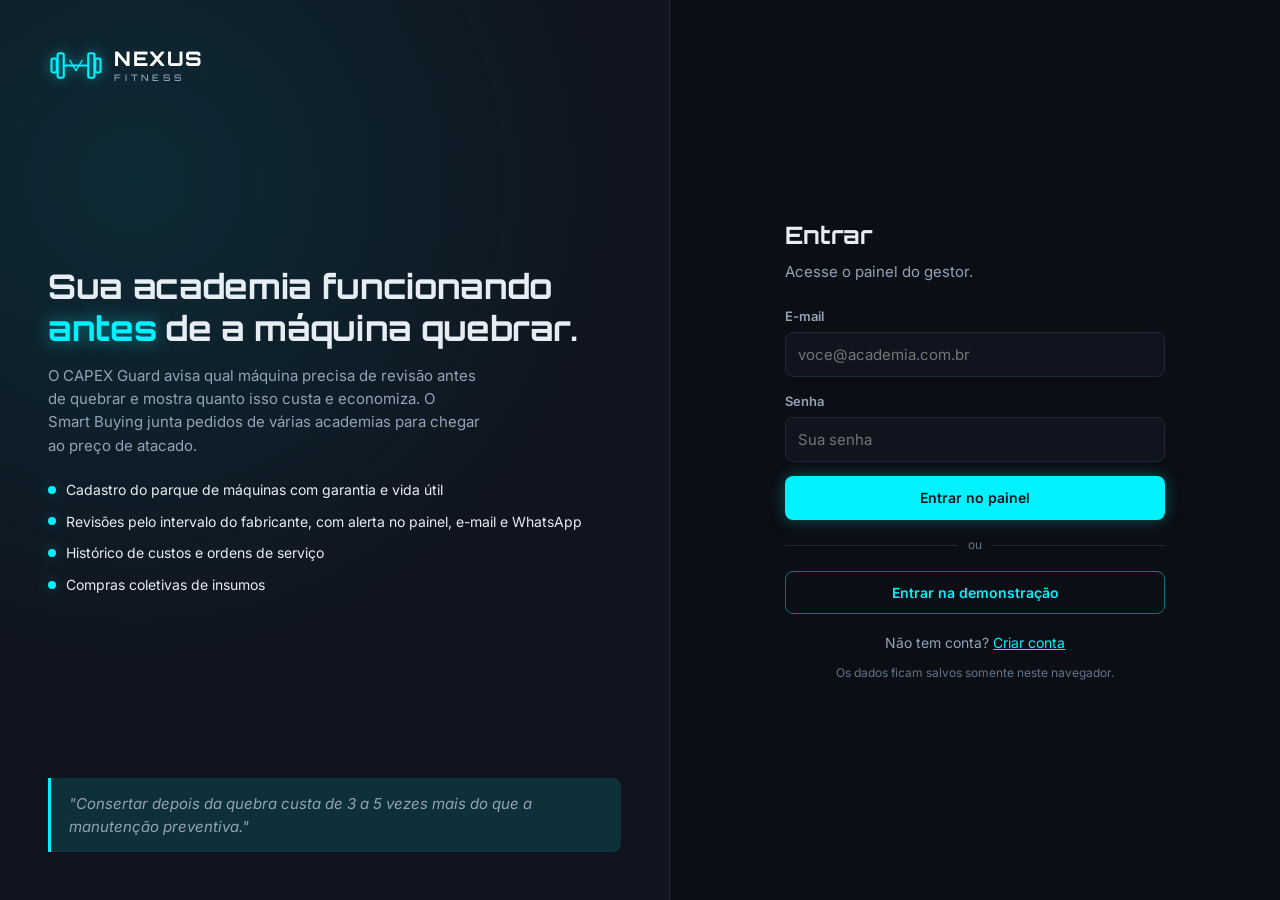
<file: index.html>
<!DOCTYPE html>
<html lang="pt-BR">
<head>
<meta charset="UTF-8">
<meta name="viewport" content="width=device-width, initial-scale=1.0">
<title>Nexus Fitness — entrar</title>
<meta name="description" content="Nexus Fitness: manutenção preditiva de máquinas (CAPEX Guard) e compras coletivas para academias.">
<link rel="preconnect" href="https://fonts.googleapis.com">
<link rel="preconnect" href="https://fonts.gstatic.com" crossorigin>
<link href="https://fonts.googleapis.com/css2?family=Inter:wght@400;500;600;700&family=Montserrat:wght@600;700;800&family=Orbitron:wght@600;700;800;900&display=swap" rel="stylesheet">
<link rel="stylesheet" href="app.css">
</head>
<body>

<div class="auth-shell">

  <div class="auth-side">
    <a class="logo" href="index.html" aria-label="Nexus Fitness">
      <svg viewBox="0 0 64 40" width="56" height="35" fill="none" stroke="currentColor" stroke-width="2.4" stroke-linecap="round" stroke-linejoin="round" aria-hidden="true"><rect x="4" y="12" width="6" height="16" rx="2"/><rect x="11" y="6" width="7" height="28" rx="2"/><rect x="46" y="6" width="7" height="28" rx="2"/><rect x="54" y="12" width="6" height="16" rx="2"/><path d="M18 20h28"/><path d="M25 14l7 12 7-12" stroke-width="1.6"/></svg>
      <span class="logo-text">NEXUS<small>FITNESS</small></span>
    </a>

    <div class="auth-pitch">
      <h2>Sua academia funcionando <span>antes</span> de a máquina quebrar.</h2>
      <p>O CAPEX Guard avisa qual máquina precisa de revisão antes de quebrar e mostra quanto isso custa e economiza. O Smart Buying junta pedidos de várias academias para chegar ao preço de atacado.</p>
      <div class="auth-feature-list">
        <div class="auth-feature"><span class="dot"></span><span>Cadastro do parque de máquinas com garantia e vida útil</span></div>
        <div class="auth-feature"><span class="dot"></span><span>Revisões pelo intervalo do fabricante, com alerta no painel, e-mail e WhatsApp</span></div>
        <div class="auth-feature"><span class="dot"></span><span>Histórico de custos e ordens de serviço</span></div>
        <div class="auth-feature"><span class="dot"></span><span>Compras coletivas de insumos</span></div>
      </div>
    </div>

    <blockquote class="auth-quote">"Consertar depois da quebra custa de 3 a 5 vezes mais do que a manutenção preventiva."</blockquote>
  </div>

  <div class="auth-form-col">
    <form class="auth-form" id="login-form" novalidate>
      <h1>Entrar</h1>
      <p class="sub">Acesse o painel do gestor.</p>

      <div class="form-error" id="form-error" role="alert"></div>

      <div class="field">
        <label for="email">E-mail</label>
        <input type="email" id="email" placeholder="voce@academia.com.br" autocomplete="username">
      </div>
      <div class="field">
        <label for="senha">Senha</label>
        <input type="password" id="senha" placeholder="Sua senha" autocomplete="current-password">
      </div>

      <button type="submit" class="btn btn-primary btn-block">Entrar no painel</button>

      <div class="auth-divider">ou</div>
      <button type="button" class="btn btn-ghost btn-block" id="demo-btn">Entrar na demonstração</button>

      <p class="auth-foot">Não tem conta? <a href="cadastro.html">Criar conta</a></p>
      <p class="hint" style="text-align:center;margin-top:10px">Os dados ficam salvos somente neste navegador.</p>
    </form>
  </div>

</div>

<script src="auth.js"></script>
<script>
  (function () {
    const cur = NexusAuth.getCurrent();
    if (cur && cur.account) {
      window.location.replace("dashboard.html");
      return;
    }

    const form = document.getElementById("login-form");
    const errorBox = document.getElementById("form-error");

    form.addEventListener("submit", function (e) {
      e.preventDefault();
      errorBox.classList.remove("show");
      try {
        NexusAuth.login({
          email: document.getElementById("email").value,
          senha: document.getElementById("senha").value,
        });
        window.location.href = "dashboard.html";
      } catch (err) {
        errorBox.textContent = err.message;
        errorBox.classList.add("show");
      }
    });

    document.getElementById("demo-btn").addEventListener("click", function () {
      NexusAuth.loginDemo();
      window.location.href = "dashboard.html";
    });
  })();
</script>
</body>
</html>
</file>
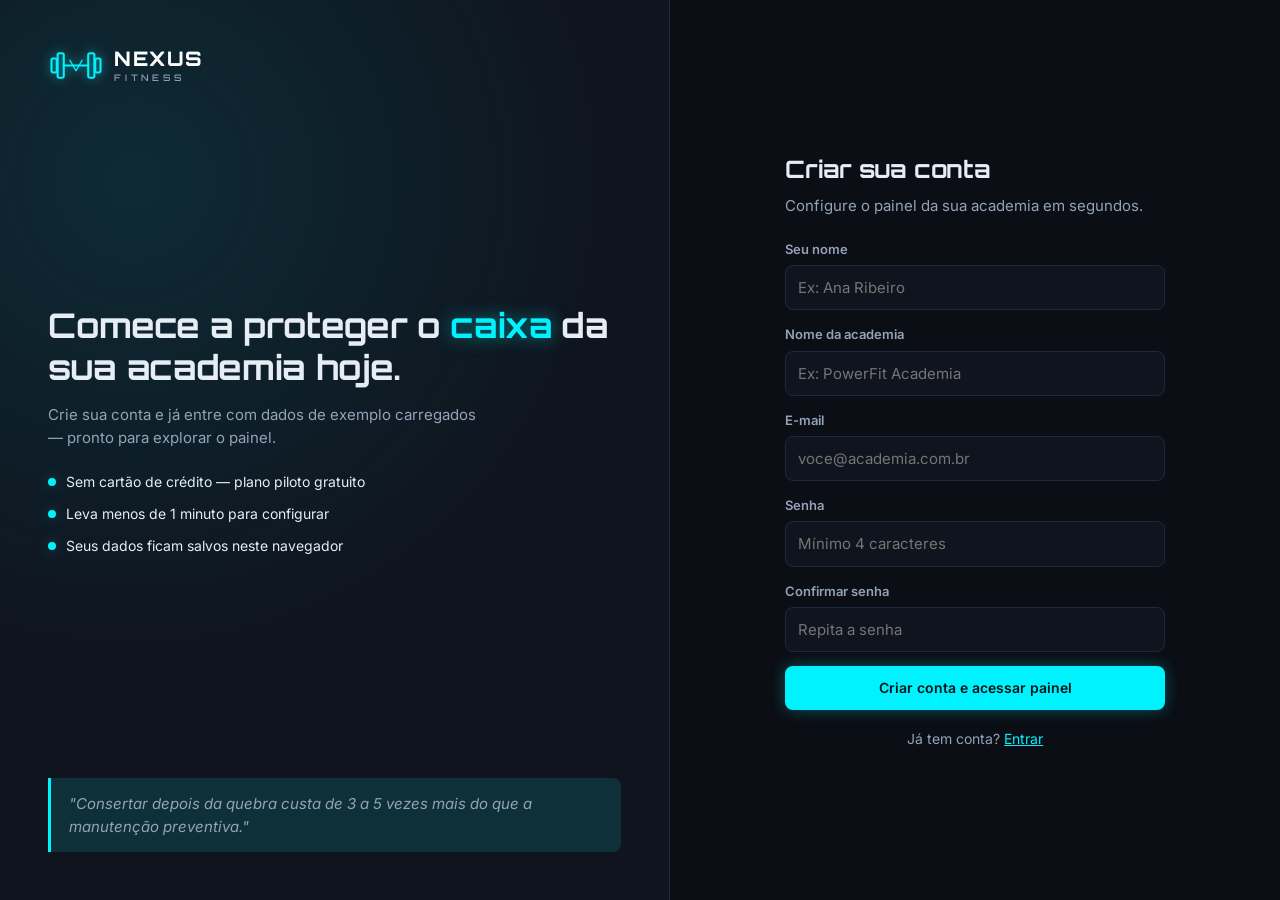
<file: cadastro.html>
<!DOCTYPE html>
<html lang="pt-BR">
<head>
<meta charset="UTF-8">
<meta name="viewport" content="width=device-width, initial-scale=1.0">
<title>Criar conta — Nexus Fitness</title>
<link rel="preconnect" href="https://fonts.googleapis.com">
<link rel="preconnect" href="https://fonts.gstatic.com" crossorigin>
<link href="https://fonts.googleapis.com/css2?family=Inter:wght@400;500;600;700&family=Montserrat:wght@600;700;800&family=Orbitron:wght@600;700;800;900&display=swap" rel="stylesheet">
<link rel="stylesheet" href="app.css">
</head>
<body>

<div class="auth-shell">

  <div class="auth-side">
    <a class="logo" href="index.html" aria-label="Nexus Fitness">
      <svg viewBox="0 0 64 40" width="56" height="35" fill="none" stroke="currentColor" stroke-width="2.4" stroke-linecap="round" stroke-linejoin="round" aria-hidden="true"><rect x="4" y="12" width="6" height="16" rx="2"/><rect x="11" y="6" width="7" height="28" rx="2"/><rect x="46" y="6" width="7" height="28" rx="2"/><rect x="54" y="12" width="6" height="16" rx="2"/><path d="M18 20h28"/><path d="M25 14l7 12 7-12" stroke-width="1.6"/></svg>
      <span class="logo-text">NEXUS<small>FITNESS</small></span>
    </a>

    <div class="auth-pitch">
      <h2>Comece a proteger o <span>caixa</span> da sua academia hoje.</h2>
      <p>Crie sua conta e já entre com dados de exemplo carregados — pronto para explorar o painel.</p>
      <div class="auth-feature-list">
        <div class="auth-feature"><span class="dot"></span><span>Sem cartão de crédito — plano piloto gratuito</span></div>
        <div class="auth-feature"><span class="dot"></span><span>Leva menos de 1 minuto para configurar</span></div>
        <div class="auth-feature"><span class="dot"></span><span>Seus dados ficam salvos neste navegador</span></div>
      </div>
    </div>

    <blockquote class="auth-quote">
      "Consertar depois da quebra custa de 3 a 5 vezes mais do que a manutenção preventiva."
    </blockquote>
  </div>

  <div class="auth-form-col">
    <form class="auth-form" id="signup-form" novalidate>
      <h1>Criar sua conta</h1>
      <p class="sub">Configure o painel da sua academia em segundos.</p>

      <div class="form-error" id="form-error" role="alert"></div>

      <div class="field">
        <label for="nome">Seu nome</label>
        <input type="text" id="nome" placeholder="Ex: Ana Ribeiro" autocomplete="name">
      </div>
      <div class="field">
        <label for="academia">Nome da academia</label>
        <input type="text" id="academia" placeholder="Ex: PowerFit Academia" autocomplete="organization">
      </div>
      <div class="field">
        <label for="email">E-mail</label>
        <input type="email" id="email" placeholder="voce@academia.com.br" autocomplete="email">
      </div>
      <div class="field">
        <label for="senha">Senha</label>
        <input type="password" id="senha" placeholder="Mínimo 4 caracteres" autocomplete="new-password">
      </div>
      <div class="field">
        <label for="senha2">Confirmar senha</label>
        <input type="password" id="senha2" placeholder="Repita a senha" autocomplete="new-password">
      </div>

      <button type="submit" class="btn btn-primary btn-block">Criar conta e acessar painel</button>

      <p class="auth-foot">Já tem conta? <a href="index.html">Entrar</a></p>
     
    </form>
  </div>

</div>

<script src="auth.js"></script>
<script>
  const form = document.getElementById("signup-form");
  const errorBox = document.getElementById("form-error");

  function showError(msg) {
    errorBox.textContent = msg;
    errorBox.classList.add("show");
  }

  form.addEventListener("submit", function (e) {
    e.preventDefault();
    errorBox.classList.remove("show");

    const nome = document.getElementById("nome").value.trim();
    const academia = document.getElementById("academia").value.trim();
    const email = document.getElementById("email").value.trim();
    const senha = document.getElementById("senha").value;
    const senha2 = document.getElementById("senha2").value;

    if (!nome || !academia || !email || !senha) {
      showError("Preencha todos os campos.");
      return;
    }
    if (senha.length < 4) {
      showError("A senha precisa ter pelo menos 4 caracteres.");
      return;
    }
    if (senha !== senha2) {
      showError("As senhas não coincidem.");
      return;
    }

    try {
      NexusAuth.signup({ nome, academia, email, senha });
      window.location.href = "dashboard.html";
    } catch (err) {
      showError(err.message);
    }
  });
</script>
</body>
</html>
</file>
<file: app.css>
/* ============================================================
   NEXUS FITNESS — app.css
   Tema escuro neon (login, cadastro, painel e CAPEX Guard)
   ============================================================ */

:root {
  --bg: #0B0E14;
  --card: #121824;
  --card-2: #0F141E;
  --border: #1E293B;
  --border-strong: #2A3A52;

  --neon: #00F2FE;
  --neon-dim: rgba(0, 242, 254, 0.12);
  --glow: 0 0 15px rgba(0, 242, 254, 0.3);

  --red: #FF3B30;
  --red-dim: rgba(255, 59, 48, 0.12);
  --orange: #FF9500;
  --orange-dim: rgba(255, 149, 0, 0.12);
  --green: #34C759;
  --green-dim: rgba(52, 199, 89, 0.12);

  --text: #E6EDF5;
  --text-2: #94A3B8;
  --text-3: #64748B;

  --font-ui: "Inter", system-ui, sans-serif;
  --font-display: "Orbitron", "Montserrat", "Inter", sans-serif;
  --font-title: "Montserrat", "Inter", sans-serif;

  --sidebar-w: 236px;
  --radius: 12px;
}

*, *::before, *::after { box-sizing: border-box; }

html { width: 100%; overflow-x: hidden; }

body {
  margin: 0;
  background: var(--bg);
  color: var(--text);
  font-family: var(--font-ui);
  font-size: 15px;
  line-height: 1.55;
  -webkit-font-smoothing: antialiased;
  overflow-x: hidden;
}

h1, h2, h3 { font-family: var(--font-title); font-weight: 700; margin: 0; letter-spacing: -0.01em; }
p { margin: 0; color: var(--text-2); }
a { color: var(--neon); }
button, input, select, textarea { font: inherit; color: inherit; }
:focus-visible { outline: 2px solid var(--neon); outline-offset: 2px; }

.num { font-family: var(--font-display); letter-spacing: 0.02em; white-space: nowrap; }
.muted { color: var(--text-3); }
.c-red { color: var(--red); } .c-orange { color: var(--orange); } .c-green { color: var(--green); } .c-neon { color: var(--neon); }

/* ---------- Logo ---------- */
.logo { display: flex; align-items: center; gap: 10px; color: var(--neon); text-decoration: none; }
.logo svg { filter: drop-shadow(0 0 6px rgba(0, 242, 254, 0.6)); flex: none; }
.logo-text { font-family: var(--font-display); font-weight: 800; font-size: 20px; color: #fff; letter-spacing: 0.08em; line-height: 1; }
.logo-text small { display: block; font-size: 9px; letter-spacing: 0.42em; color: var(--text-2); font-weight: 500; margin-top: 4px; }

/* ---------- Botões ---------- */
.btn {
  display: inline-flex; align-items: center; justify-content: center; gap: 6px;
  border: 1px solid transparent; border-radius: 8px; padding: 10px 18px;
  font-weight: 600; font-size: 14px; cursor: pointer; text-decoration: none;
  transition: background .15s, box-shadow .15s, border-color .15s, color .15s;
  white-space: nowrap;
}
.btn:active { transform: translateY(1px); }
.btn-block { width: 100%; }
.btn-primary { background: var(--neon); color: #001418; box-shadow: var(--glow); }
.btn-primary:hover { box-shadow: 0 0 22px rgba(0, 242, 254, 0.55); }
.btn-ghost { background: transparent; color: var(--neon); border-color: rgba(0, 242, 254, 0.45); }
.btn-ghost:hover { background: var(--neon-dim); box-shadow: var(--glow); }
.btn-plain { background: transparent; color: var(--text-2); border-color: var(--border); }
.btn-plain:hover { color: var(--text); border-color: var(--border-strong); }
.btn-danger { background: transparent; color: var(--red); border-color: rgba(255, 59, 48, 0.5); }
.btn-danger:hover { background: var(--red-dim); }
.btn-sm { padding: 6px 12px; font-size: 13px; }
.btn[disabled] { opacity: .5; cursor: not-allowed; }

.icon-btn {
  display: inline-flex; align-items: center; justify-content: center;
  width: 32px; height: 32px; border-radius: 8px; border: 1px solid var(--border);
  background: var(--card-2); color: var(--text-2); cursor: pointer; text-decoration: none;
}
.icon-btn:hover { color: var(--neon); border-color: rgba(0, 242, 254, 0.5); }
.icon-btn.wa:hover { color: var(--green); border-color: rgba(52, 199, 89, 0.5); }

/* ---------- Formulários ---------- */
.field { display: flex; flex-direction: column; gap: 6px; margin-bottom: 14px; min-width: 0; }
.field label { font-size: 13px; font-weight: 600; color: var(--text-2); }
.field input, .field select, .field textarea, .inline-form input {
  width: 100%; background: var(--card-2); border: 1px solid var(--border); border-radius: 8px;
  padding: 10px 12px; color: var(--text); outline: none;
}
.field textarea { min-height: 76px; resize: vertical; }
.field input:focus, .field select:focus, .field textarea:focus, .inline-form input:focus {
  border-color: var(--neon); box-shadow: var(--glow);
}
.field .hint, .hint { font-size: 12px; color: var(--text-3); }
.form-grid { display: grid; grid-template-columns: repeat(auto-fit, minmax(200px, 1fr)); gap: 0 16px; }
.form-error { display: none; background: var(--red-dim); border: 1px solid rgba(255, 59, 48, .4); color: #ffb3ad; padding: 10px 12px; border-radius: 8px; font-size: 14px; margin-bottom: 14px; }
.form-error.show { display: block; }

input[type="range"] { width: 100%; accent-color: var(--neon); }
input[type="checkbox"] { accent-color: var(--neon); width: 18px; height: 18px; }

/* ---------- Login / cadastro ---------- */
.auth-shell { min-height: 100vh; display: grid; grid-template-columns: 1.1fr 1fr; }
.auth-side {
  padding: 48px; display: flex; flex-direction: column; justify-content: space-between; gap: 32px;
  background: radial-gradient(circle at 20% 20%, rgba(0, 242, 254, 0.10), transparent 55%), var(--card-2);
  border-right: 1px solid var(--border);
}
.auth-pitch h2 { font-family: var(--font-display); font-size: clamp(24px, 3vw, 34px); line-height: 1.25; margin-bottom: 14px; }
.auth-pitch h2 span { color: var(--neon); text-shadow: 0 0 18px rgba(0, 242, 254, .5); }
.auth-pitch p { max-width: 48ch; }
.auth-feature-list { display: grid; gap: 10px; margin-top: 22px; }
.auth-feature { display: flex; gap: 10px; align-items: center; color: var(--text); font-size: 14px; }
.auth-feature .dot { width: 8px; height: 8px; border-radius: 50%; background: var(--neon); box-shadow: var(--glow); flex: none; }
.auth-quote { margin: 0; padding: 14px 18px; border-left: 3px solid var(--neon); color: var(--text-2); font-style: italic; background: var(--neon-dim); border-radius: 0 8px 8px 0; }
.auth-form-col { display: flex; align-items: center; justify-content: center; padding: 32px; }
.auth-form { width: min(380px, 100%); }
.auth-form h1 { font-family: var(--font-display); font-size: 24px; margin-bottom: 6px; }
.auth-form .sub { margin-bottom: 22px; }
.auth-divider { display: flex; align-items: center; gap: 10px; color: var(--text-3); font-size: 12px; margin: 16px 0; }
.auth-divider::before, .auth-divider::after { content: ""; flex: 1; height: 1px; background: var(--border); }
.auth-foot { text-align: center; margin-top: 18px; font-size: 14px; }

/* ---------- Estrutura do painel ---------- */
.app-shell { display: grid; grid-template-columns: var(--sidebar-w) 1fr; min-height: 100vh; }
.sidebar {
  position: sticky; top: 0; height: 100vh; display: flex; flex-direction: column; gap: 24px;
  padding: 22px 0; background: var(--card-2); border-right: 1px solid var(--border);
}
.sidebar .logo { padding: 0 22px; flex-direction: column; text-align: center; }
.sidebar .logo svg { width: 64px; height: 40px; }
.sidebar-nav { display: flex; flex-direction: column; gap: 2px; flex: 1; overflow-y: auto; }
.nav-item {
  display: flex; align-items: center; gap: 12px; padding: 10px 22px; cursor: pointer;
  color: var(--text-2); font-size: 14px; border: 0; background: none; text-align: left; width: 100%;
  border-left: 3px solid transparent;
}
.nav-item svg { flex: none; }
.nav-item:hover { color: var(--text); background: rgba(255, 255, 255, 0.02); }
.nav-item.active { color: var(--neon); background: linear-gradient(90deg, var(--neon-dim), transparent); border-left-color: var(--neon); }
.nav-badge { margin-left: auto; background: var(--red); color: #fff; border-radius: 99px; font-size: 11px; font-weight: 700; padding: 1px 7px; }
.nav-badge.orange { background: var(--orange); color: #1a0f00; }
.sidebar-user { padding: 16px 22px 0; border-top: 1px solid var(--border); display: grid; gap: 10px; }
.sidebar-user-name { font-weight: 600; font-size: 14px; }
.sidebar-user-academia { font-size: 12px; color: var(--text-3); }

.main-scroll { min-width: 0; }
.topnav {
  position: sticky; top: 0; z-index: 5; display: flex; align-items: center; gap: 6px;
  padding: 0 28px; background: rgba(11, 14, 20, 0.92); backdrop-filter: blur(8px); border-bottom: 1px solid var(--border);
}
.topnav-links { display: flex; gap: 4px; overflow-x: auto; flex: 1; }
.topnav-links button {
  background: none; border: 0; color: var(--text-2); padding: 18px 14px; cursor: pointer; font-size: 14px; white-space: nowrap;
  border-bottom: 2px solid transparent;
}
.topnav-links button:hover { color: var(--text); }
.topnav-links button.active { color: var(--neon); border-bottom-color: var(--neon); text-shadow: 0 0 10px rgba(0, 242, 254, .5); }
.topnav-user { display: flex; align-items: center; gap: 10px; font-size: 14px; color: var(--text); white-space: nowrap; }
.avatar { width: 32px; height: 32px; border-radius: 50%; display: grid; place-items: center; background: var(--neon-dim); color: var(--neon); font-weight: 700; border: 1px solid rgba(0, 242, 254, .4); }

.app-content { padding: 26px 28px 60px; max-width: 1400px; }
.page-head { display: flex; justify-content: space-between; align-items: flex-end; gap: 16px; flex-wrap: wrap; margin-bottom: 22px; }
.page-title { font-family: var(--font-display); font-size: clamp(20px, 2.4vw, 28px); font-weight: 800; letter-spacing: 0.02em; text-transform: uppercase; }
.page-sub { margin-top: 4px; }

.view-section { display: none; animation: fadeIn .2s ease; }
.view-section.active { display: block; }
@keyframes fadeIn { from { opacity: 0; transform: translateY(4px); } to { opacity: 1; transform: none; } }

/* ---------- Cartões ---------- */
.card { background: var(--card); border: 1px solid var(--border); border-radius: var(--radius); padding: 20px; margin-bottom: 20px; min-width: 0; }
.card-head { display: flex; justify-content: space-between; align-items: flex-start; gap: 12px; margin-bottom: 16px; flex-wrap: wrap; }
.card-head h2 { font-size: 16px; }
.card-head p { font-size: 13px; margin-top: 2px; }
.card.glow { border-color: rgba(0, 242, 254, 0.7); box-shadow: var(--glow), inset 0 0 20px rgba(0, 242, 254, 0.05); }

.two-col { display: grid; grid-template-columns: minmax(0, 1fr) minmax(0, 1fr); gap: 20px; }
.two-col > .card { margin-bottom: 0; }
.stack { display: grid; gap: 20px; margin-bottom: 20px; }

/* ---------- KPIs ---------- */
.kpi-row { display: grid; grid-template-columns: 1fr 1fr 1.4fr; gap: 16px; margin-bottom: 20px; }
.kpi-big { padding: 16px 18px; margin: 0; }
.kpi-big .kpi-label { font-size: 14px; color: var(--text); }
.kpi-big .kpi-value { font-family: var(--font-display); font-size: clamp(22px, 2.4vw, 30px); font-weight: 800; margin: 4px 0 2px; color: #fff; }
.kpi-big .kpi-note { font-size: 12px; color: var(--text-3); }
.kpi-mini-grid { display: grid; grid-template-columns: 1fr 1fr; gap: 12px; }
.kpi-mini { display: flex; justify-content: space-between; align-items: center; gap: 8px; padding: 12px 14px; margin: 0; font-size: 14px; }
.kpi-mini b { font-family: var(--font-display); font-size: 18px; }

/* ---------- Status ---------- */
.badge { display: inline-flex; align-items: center; gap: 6px; padding: 3px 10px; border-radius: 99px; font-size: 12px; font-weight: 600; white-space: nowrap; }
.badge::before { content: ""; width: 6px; height: 6px; border-radius: 50%; background: currentColor; }
.badge.ok { color: var(--green); background: var(--green-dim); }
.badge.proxima { color: var(--orange); background: var(--orange-dim); }
.badge.urgente { color: var(--red); background: var(--red-dim); }
.badge.neutro { color: var(--text-2); background: rgba(148, 163, 184, .12); }
.badge.neon { color: var(--neon); background: var(--neon-dim); }

/* ---------- Cartões de máquina ---------- */
.machine-grid { display: grid; grid-template-columns: repeat(auto-fill, minmax(190px, 1fr)); gap: 14px; }
.machine-card {
  border-radius: 10px; padding: 14px; text-align: center; border: 1px solid var(--border); background: var(--card-2);
  display: flex; flex-direction: column; gap: 6px; align-items: center; min-height: 128px; justify-content: center;
}
.machine-card .m-name { font-weight: 600; color: #fff; font-size: 14px; }
.machine-card .m-status { font-size: 13px; }
.machine-card .m-actions { display: flex; gap: 8px; margin-top: 6px; }
.machine-card.ok { border-color: rgba(52, 199, 89, .65); background: linear-gradient(180deg, rgba(52, 199, 89, .13), rgba(52, 199, 89, .04)); box-shadow: 0 0 14px rgba(52, 199, 89, .18); }
.machine-card.ok .m-status { color: var(--green); }
.machine-card.proxima { border-color: rgba(255, 149, 0, .7); background: linear-gradient(180deg, rgba(255, 149, 0, .16), rgba(255, 149, 0, .04)); box-shadow: 0 0 14px rgba(255, 149, 0, .2); }
.machine-card.proxima .m-status { color: var(--orange); }
.machine-card.urgente { border-color: rgba(255, 59, 48, .75); background: linear-gradient(180deg, rgba(255, 59, 48, .18), rgba(255, 59, 48, .05)); box-shadow: 0 0 16px rgba(255, 59, 48, .25); }
.machine-card.urgente .m-status { color: var(--red); }
.machine-card.add { border-style: dashed; color: var(--text-3); font-size: 26px; cursor: pointer; }
.machine-card.add:hover { color: var(--neon); border-color: var(--neon); }
.machine-card .icon-btn { width: 28px; height: 28px; background: transparent; }

/* ---------- Tabelas ---------- */
.table-wrap { overflow-x: auto; }
table.data { width: 100%; border-collapse: collapse; font-size: 14px; min-width: 560px; }
table.data th { text-align: left; font-weight: 500; font-size: 12px; color: var(--text-3); padding: 8px 10px; border-bottom: 1px solid var(--border); white-space: nowrap; }
table.data td { padding: 11px 10px; border-bottom: 1px solid var(--border); vertical-align: middle; }
table.data tr:last-child td { border-bottom: 0; }
table.data td .sub { display: block; font-size: 12px; color: var(--text-3); }
table.data.compact { min-width: 380px; }
table.data td.actions { white-space: nowrap; text-align: right; }
table.data td.actions .btn, table.data td.actions .icon-btn { margin-left: 4px; }
.empty { padding: 26px; text-align: center; color: var(--text-3); font-size: 14px; }

.meter { height: 8px; background: var(--border); border-radius: 99px; overflow: hidden; min-width: 90px; }
.meter i { display: block; height: 100%; border-radius: 99px; }
.meter i.ok { background: var(--green); }
.meter i.proxima { background: var(--orange); }
.meter i.urgente { background: var(--red); }
.meter i.neon { background: var(--neon); box-shadow: var(--glow); }

/* ---------- Alertas ---------- */
.alert-list { display: grid; gap: 10px; }
.alert-item { display: flex; align-items: center; gap: 12px; padding: 12px 14px; border-radius: 10px; border: 1px solid var(--border); background: var(--card-2); flex-wrap: wrap; }
.alert-item.urgente { border-color: rgba(255, 59, 48, .5); background: var(--red-dim); }
.alert-item.proxima { border-color: rgba(255, 149, 0, .45); background: var(--orange-dim); }
.alert-item .a-text { flex: 1 1 260px; font-size: 14px; }
.alert-item .a-text b { color: #fff; }
.alert-item .a-text small { display: block; color: var(--text-2); font-size: 12px; }
.alert-item .a-actions { display: flex; gap: 6px; flex-wrap: wrap; }

/* ---------- Smart Buying ---------- */
.hub-window { border: 1px solid rgba(0, 242, 254, .7); box-shadow: var(--glow); border-radius: 10px; padding: 14px 16px; }
.hub-window .meter { height: 10px; margin: 10px 0 8px; }
.hub-compare { display: grid; grid-template-columns: 1fr auto 1fr; align-items: center; gap: 10px; margin-top: 14px; }
.hub-compare .box { border: 1px solid rgba(0, 242, 254, .6); border-radius: 10px; padding: 12px; text-align: center; box-shadow: var(--glow); }
.hub-compare .box b { display: block; font-family: var(--font-display); font-size: 18px; margin-top: 4px; }
.hub-compare .box.retail b { color: var(--text-2); }
.hub-compare .box.hub b { color: var(--neon); }
.hub-slider-block { margin-bottom: 18px; }
.hub-slider-value { font-size: 13px; color: var(--text-2); margin-top: 4px; }
.hub-slider-value span { color: var(--neon); font-family: var(--font-display); }
.history-item { display: flex; justify-content: space-between; gap: 12px; padding: 10px 0; border-bottom: 1px solid var(--border); font-size: 14px; }
.history-item:last-child { border-bottom: 0; }
.history-item .econ { color: var(--green); font-weight: 600; }
.insumo-edit-input { width: 100%; background: var(--card-2); border: 1px solid var(--border); border-radius: 6px; padding: 6px 8px; }

.inline-form { display: none; gap: 10px; margin-bottom: 16px; flex-wrap: wrap; }
.inline-form.show { display: flex; }
.inline-form input { flex: 1 1 180px; width: auto; }

/* ---------- Detalhes de máquina ---------- */
.detail-grid { display: grid; grid-template-columns: repeat(auto-fit, minmax(150px, 1fr)); gap: 12px; margin-bottom: 18px; }
.detail { background: var(--card-2); border: 1px solid var(--border); border-radius: 10px; padding: 12px; }
.detail span { display: block; font-size: 12px; color: var(--text-3); }
.detail b { font-family: var(--font-display); font-size: 16px; font-weight: 700; }
.insight { padding: 12px 14px; border-radius: 10px; font-size: 14px; margin-bottom: 14px; border: 1px solid var(--border); }
.insight.warn { border-color: rgba(255, 149, 0, .45); background: var(--orange-dim); color: #ffd59a; }
.insight.bad { border-color: rgba(255, 59, 48, .5); background: var(--red-dim); color: #ffb3ad; }
.insight.good { border-color: rgba(52, 199, 89, .45); background: var(--green-dim); color: #b9f0c6; }

/* ---------- Modal ---------- */
.modal-backdrop { position: fixed; inset: 0; background: rgba(0, 0, 0, .65); display: none; align-items: flex-start; justify-content: center; padding: 40px 16px; z-index: 50; overflow-y: auto; }
.modal-backdrop.open { display: flex; }
.modal { width: min(720px, 100%); background: var(--card); border: 1px solid rgba(0, 242, 254, .5); box-shadow: var(--glow); border-radius: 14px; padding: 22px; }
.modal-head { display: flex; justify-content: space-between; align-items: center; margin-bottom: 18px; gap: 12px; }
.modal-head h2 { font-family: var(--font-display); font-size: 18px; }
.modal-foot { display: flex; justify-content: flex-end; gap: 10px; margin-top: 8px; flex-wrap: wrap; }
.modal fieldset { border: 1px solid var(--border); border-radius: 10px; padding: 14px 14px 0; margin: 0 0 14px; }
.modal legend { padding: 0 6px; font-size: 13px; color: var(--neon); font-weight: 600; }

/* ---------- Gráficos ---------- */
.chart-box { position: relative; height: 260px; }

/* ---------- Configurações ---------- */
.tog { display: flex; justify-content: space-between; align-items: center; gap: 12px; padding: 10px 0; border-bottom: 1px solid var(--border); font-size: 14px; }
.plan-chip { display: inline-block; padding: 6px 12px; border-radius: 99px; border: 1px solid rgba(0, 242, 254, .5); color: var(--neon); font-size: 12px; font-weight: 600; }

/* ---------- Toast ---------- */
.toast {
  position: fixed; bottom: 24px; left: 50%; transform: translate(-50%, 20px); opacity: 0; pointer-events: none;
  background: var(--card); border: 1px solid var(--neon); box-shadow: var(--glow); color: var(--text);
  padding: 12px 20px; border-radius: 10px; z-index: 60; transition: opacity .2s, transform .2s; max-width: calc(100% - 32px);
}
.toast.show { opacity: 1; transform: translate(-50%, 0); }

/* ---------- Responsivo ---------- */
@media (max-width: 1150px) {
  .kpi-row { grid-template-columns: 1fr 1fr; }
  .kpi-mini-grid { grid-column: 1 / -1; grid-template-columns: repeat(4, 1fr); }
}
@media (max-width: 980px) {
  .two-col { grid-template-columns: minmax(0, 1fr); }
}
@media (max-width: 900px) {
  .app-shell { grid-template-columns: minmax(0, 1fr); }
  .sidebar { min-width: 0; }
  .sidebar { position: static; height: auto; padding: 12px 0; gap: 10px; }
  .sidebar .logo { flex-direction: row; justify-content: center; }
  .sidebar .logo svg { width: 46px; height: 28px; }
  .sidebar-nav { flex-direction: row; overflow-x: auto; padding: 0 8px; }
  .nav-item { width: auto; white-space: nowrap; padding: 8px 12px; border-left: 0; border-bottom: 2px solid transparent; border-radius: 8px; }
  .nav-item.active { border-bottom-color: var(--neon); }
  .sidebar-user { display: none; }
  .topnav { position: static; padding: 0 12px; }
  .topnav-links { display: none; }
  .topnav-user { margin-left: auto; padding: 10px 0; }
  .app-content { padding: 18px 16px 50px; }
  .auth-shell { grid-template-columns: 1fr; }
  .auth-side { display: none; }
}
@media (max-width: 600px) {
  .kpi-row { grid-template-columns: minmax(0, 1fr); }
  .kpi-mini-grid { grid-template-columns: minmax(0, 1fr) minmax(0, 1fr); }
  .page-title { font-size: 18px; }
  .card { padding: 16px; }
  .hub-compare { grid-template-columns: 1fr; }
  .hub-compare .arrow { display: none; }
}
@media (prefers-reduced-motion: reduce) { * { animation: none !important; transition: none !important; } }

/* ---------- Impressão (OS) ---------- */
@media print {
  body { background: #fff; color: #000; }
  .sidebar, .topnav, .toast, .no-print { display: none !important; }
}
</file>
